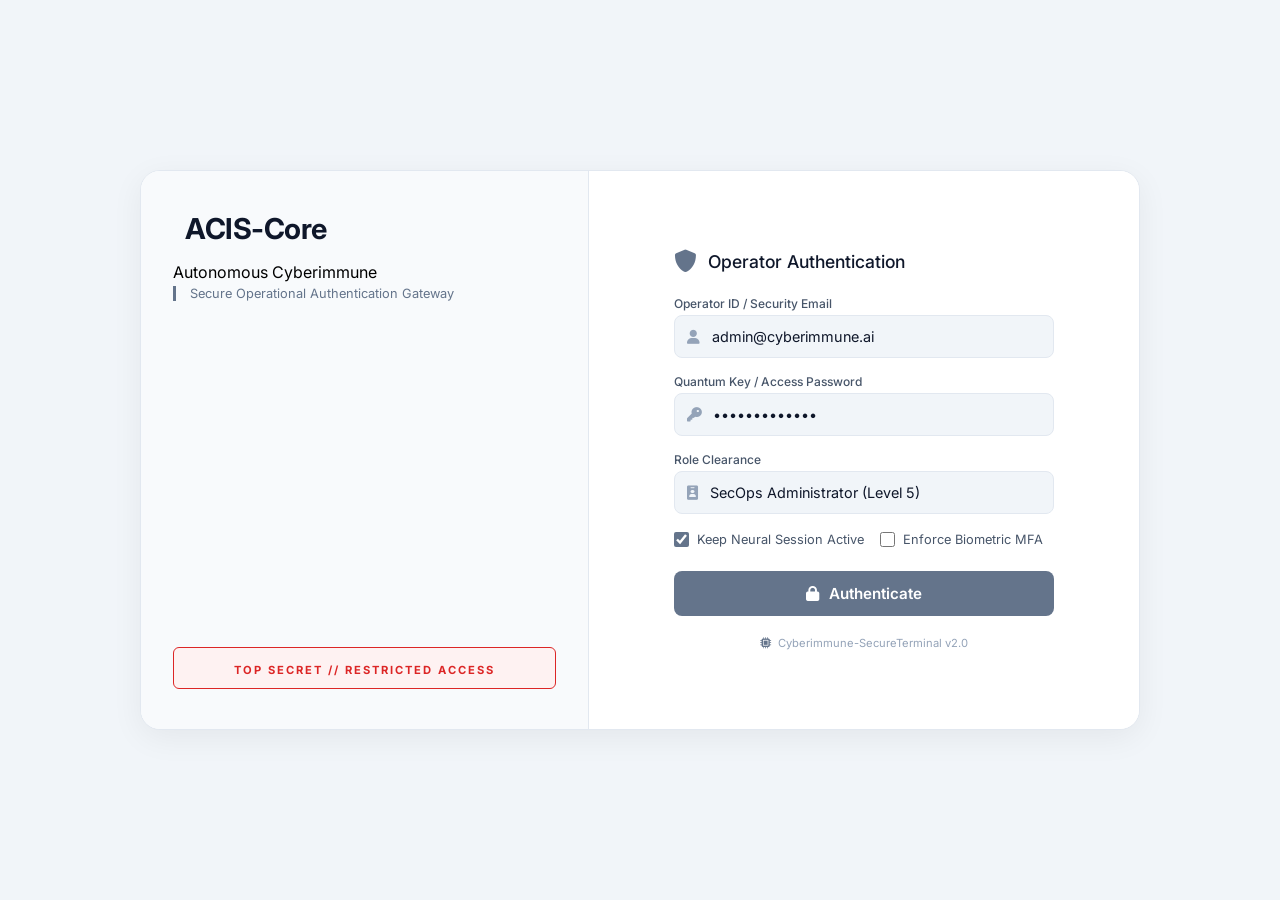
<file: login.html>
<!DOCTYPE html>
<html>
<head>
    <meta charset="UTF-8">
    <meta name="viewport" content="width=device-width, initial-scale=1.0">
    <title>ACIS-Core | Login</title>
    <link href="https://fonts.googleapis.com/css2?family=Inter:wght@400;500;600;700&display=swap" rel="stylesheet">
    <link rel="stylesheet" href="https://cdnjs.cloudflare.com/ajax/libs/font-awesome/6.0.0-beta3/css/all.min.css">
    <style>
        * {
            margin: 0;
            padding: 0;
            box-sizing: border-box;
            font-family: 'Inter', -apple-system, BlinkMacSystemFont, sans-serif;
        }

        body {
            background: #F1F5F9;
            display: flex;
            align-items: center;
            justify-content: center;
            min-height: 100vh;
            padding: 20px;
        }

        .login-container {
            display: flex;
            width: 1000px;
            max-width: 100%;
            min-height: 560px;
            background: #FFFFFF;
            border-radius: 20px;
            overflow: hidden;
            box-shadow: 0 8px 32px rgba(0, 0, 0, 0.06);
            border: 1px solid #e2e8f0;
        }

        .login-left {
            flex: 1.2;
            background: #F8FAFC;
            padding: 40px 32px;
            display: flex;
            flex-direction: column;
            justify-content: space-between;
            border-right: 1px solid #e2e8f0;
        }

        .brand {
            display: flex;
            align-items: center;
            gap: 12px;
            margin-bottom: 16px;
        }

        .brand .shield-icon {
            color: #64748b;
            font-size: 2rem;
        }

        .brand h1 {
            font-size: 1.8rem;
            font-weight: 700;
            color: #0F172A;
            letter-spacing: -0.5px;
        }

        .brand p {
            color: #475569;
            font-size: 0.9rem;
            margin-top: 2px;
        }

        .tagline {
            color: #64748b;
            font-size: 0.8rem;
            border-left: 3px solid #64748b;
            padding-left: 14px;
            margin-top: 4px;
        }

        .classification {
            padding: 10px 14px;
            border: 1px solid #dc2626;
            border-radius: 6px;
            background: #fef2f2;
            text-align: center;
        }

        .classification span {
            color: #dc2626;
            font-weight: 700;
            font-size: 0.7rem;
            letter-spacing: 2px;
        }

        .login-right {
            flex: 1.5;
            padding: 40px 36px;
            display: flex;
            align-items: center;
            justify-content: center;
            background: #FFFFFF;
        }

        .form-wrapper {
            width: 100%;
            max-width: 380px;
        }

        .form-header {
            display: flex;
            align-items: center;
            gap: 12px;
            margin-bottom: 24px;
        }

        .form-header i {
            font-size: 1.4rem;
            color: #64748b;
        }

        .form-header h2 {
            color: #0F172A;
            font-weight: 500;
            font-size: 1.1rem;
        }

        .input-group {
            margin-bottom: 16px;
        }

        .input-group label {
            display: block;
            color: #475569;
            font-size: 0.75rem;
            font-weight: 500;
            margin-bottom: 4px;
        }

        .input-field {
            display: flex;
            align-items: center;
            background: #f1f5f9;
            border-radius: 8px;
            border: 1px solid #e2e8f0;
            transition: 0.2s;
        }

        .input-field:focus-within {
            border-color: #64748b;
            box-shadow: 0 0 0 3px rgba(100, 116, 139, 0.1);
        }

        .input-field i {
            color: #94a3b8;
            padding: 0 12px;
            font-size: 0.9rem;
        }

        .input-field input,
        .input-field select {
            width: 100%;
            padding: 12px 12px 12px 0;
            background: transparent;
            border: none;
            outline: none;
            color: #0F172A;
            font-size: 0.9rem;
        }

        .input-field select {
            cursor: pointer;
            appearance: none;
        }

        .input-field select option {
            background: #FFFFFF;
            color: #0F172A;
        }

        .checkbox-group {
            display: flex;
            flex-wrap: wrap;
            gap: 16px;
            margin: 18px 0 24px;
        }

        .checkbox-item {
            display: flex;
            align-items: center;
            gap: 8px;
            color: #475569;
            font-size: 0.8rem;
            cursor: pointer;
        }

        .checkbox-item input[type="checkbox"] {
            accent-color: #64748b;
            width: 15px;
            height: 15px;
            cursor: pointer;
        }

        .login-btn {
            width: 100%;
            padding: 13px;
            background: #64748b;
            border: none;
            border-radius: 8px;
            color: #fff;
            font-weight: 600;
            font-size: 0.95rem;
            display: flex;
            align-items: center;
            justify-content: center;
            gap: 10px;
            cursor: pointer;
            transition: 0.2s;
        }

        .login-btn:hover {
            background: #475569;
            transform: translateY(-1px);
        }

        .login-btn:disabled {
            opacity: 0.6;
            cursor: not-allowed;
            transform: none;
        }

        .footer-note {
            margin-top: 20px;
            text-align: center;
            color: #94a3b8;
            font-size: 0.7rem;
        }

        .footer-note i {
            color: #64748b;
            margin-right: 4px;
        }

        @media (max-width: 768px) {
            .login-container {
                flex-direction: column;
                min-height: auto;
                border-radius: 12px;
            }
            .login-left {
                border-right: none;
                border-bottom: 1px solid #e2e8f0;
                padding: 24px 20px;
            }
            .login-right {
                padding: 24px 20px;
            }
            .brand h1 {
                font-size: 1.4rem;
            }
        }
    </style>
</head>
<body>

    <div class="login-container">
        <!-- Left Panel -->
        <div class="login-left">
            <div>
                <div class="brand">
                    <i class="fas fa-shield-halved shield-icon"></i>
                    <h1>ACIS-Core</h1>
                </div>
                <p>Autonomous Cyberimmune</p>
                <p class="tagline">Secure Operational Authentication Gateway</p>
            </div>
            <div class="classification">
                <span>TOP SECRET // RESTRICTED ACCESS</span>
            </div>
        </div>

        <!-- Right Panel -->
        <div class="login-right">
            <div class="form-wrapper">
                <div class="form-header">
                    <i class="fas fa-shield-alt"></i>
                    <h2>Operator Authentication</h2>
                </div>

                <form id="loginForm">
                    <div class="input-group">
                        <label>Operator ID / Security Email</label>
                        <div class="input-field">
                            <i class="fas fa-user"></i>
                            <input type="email" id="email" value="admin@cyberimmune.ai" required>
                        </div>
                    </div>
                    <div class="input-group">
                        <label>Quantum Key / Access Password</label>
                        <div class="input-field">
                            <i class="fas fa-key"></i>
                            <input type="password" id="password" value="SecurePass123" required>
                        </div>
                    </div>
                    <div class="input-group">
                        <label>Role Clearance</label>
                        <div class="input-field">
                            <i class="fas fa-id-badge"></i>
                            <select id="role">
                                <option>SecOps Administrator (Level 5)</option>
                                <option>Cyber Analyst (Level 4)</option>
                                <option>Security Engineer (Level 3)</option>
                                <option>Observer (Level 2)</option>
                                <option>Guest (Level 1)</option>
                            </select>
                        </div>
                    </div>

                    <div class="checkbox-group">
                        <label class="checkbox-item">
                            <input type="checkbox" checked>
                            <span>Keep Neural Session Active</span>
                        </label>
                        <label class="checkbox-item">
                            <input type="checkbox">
                            <span>Enforce Biometric MFA</span>
                        </label>
                    </div>

                    <button type="submit" class="login-btn" id="loginBtn">
                        <i class="fas fa-lock"></i> Authenticate
                    </button>
                </form>

                <div class="footer-note">
                    <i class="fas fa-microchip"></i> Cyberimmune-SecureTerminal v2.0
                </div>
            </div>
        </div>
    </div>

    <script>
        document.getElementById('loginForm').addEventListener('submit', async function(e) {
            e.preventDefault();
            const btn = document.getElementById('loginBtn');
            const originalText = btn.innerHTML;
            btn.innerHTML = '<i class="fas fa-spinner fa-spin"></i> Authenticating...';
            btn.disabled = true;

            try {
                const res = await fetch('http://127.0.0.1:5001/api/login', {
                    method: 'POST',
                    headers: { 'Content-Type': 'application/json' },
                    body: JSON.stringify({
                        email: document.getElementById('email').value,
                        password: document.getElementById('password').value,
                        role: document.getElementById('role').value
                    })
                });
                const data = await res.json();
                if (data.success) {
                    localStorage.setItem('user', JSON.stringify(data));
                    alert('✅ Login successful!');
                    window.location.href = 'index.html';
                } else {
                    alert('❌ Login failed: ' + data.message);
                }
            } catch (err) {
                alert('❌ Server not running! Start backend first.');
            } finally {
                btn.innerHTML = originalText;
                btn.disabled = false;
            }
        });

        // Auto-redirect if already logged in
        if (localStorage.getItem('user')) {
            window.location.href = 'index.html';
        }
    </script>

</body>
</html>
</file>
